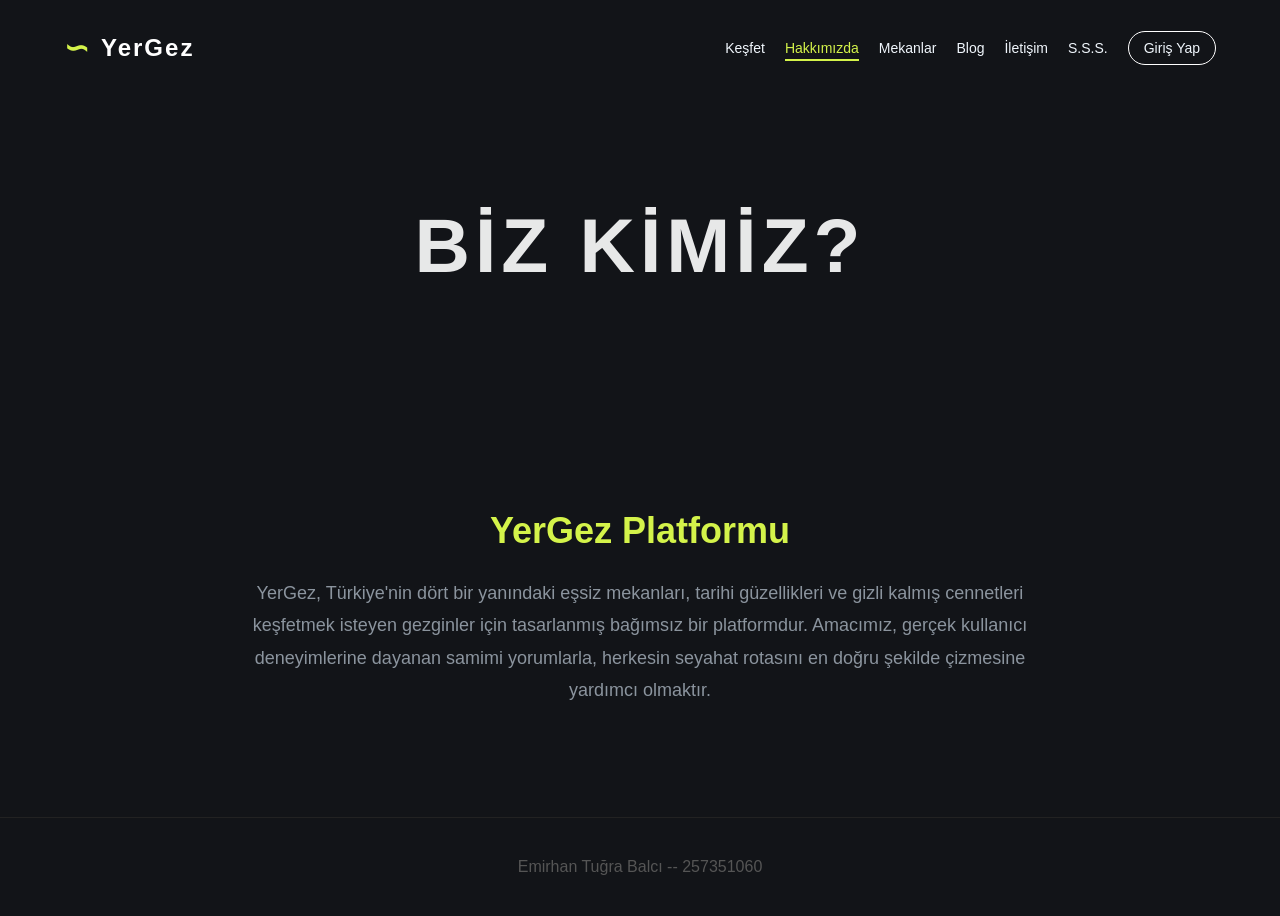
<file: hakkimizda.html>
<!DOCTYPE html>
<html lang="tr">
<head>
    <meta charset="UTF-8">
    <meta name="viewport" content="width=device-width, initial-scale=1.0">
    <title>Hakkımızda - Premium Keşif</title>
    <link rel="stylesheet" href="style.css?v=6">
</head>
<body>

  <header class="premium-header">
        <!-- Tıklanabilir Logo -->
        <a href="index.html" class="logo" style="text-decoration: none; color: white;"><span class="logo-icon">∽</span> YerGez</a>
        
        <nav class="top-nav">
            <a href="index.html">Keşfet</a>
            <a href="hakkimizda.html" class="active-link">Hakkımızda</a>
            <a href="mekanlar.html">Mekanlar</a>
            <a href="blog.html">Blog</a>
            <a href="iletisim.html">İletişim</a>
            <a href="sss.html">S.S.S.</a>
            <a href="#" id="openLogin" class="login-btn">Giriş Yap</a>
        </nav>
    </header>

    <section class="premium-hero" style="min-height: 400px; height: 50vh;">
        <div class="hero-bg" style="background: linear-gradient(rgba(18,20,24,0.8), rgba(18,20,24,1)), url('https://images.unsplash.com/photo-1469854523086-cc02fe5d8800?auto=format&fit=crop&w=1920&q=80') center/cover;"></div>
        <div class="hero-content" style="margin-top: 60px;">
            <h1 class="massive-text" style="font-size: 6vw;">BİZ KİMİZ?</h1>
        </div>
    </section>

    <main class="dark-main" style="padding: 60px 10%; text-align: center;">
        <h2 style="color: var(--neon-accent); font-size: 36px; margin-bottom: 25px;">YerGez Platformu</h2>
        <p style="color: var(--text-muted); font-size: 18px; line-height: 1.8; max-width: 800px; margin: 0 auto;">
            YerGez, Türkiye'nin dört bir yanındaki eşsiz mekanları, tarihi güzellikleri ve gizli kalmış cennetleri keşfetmek isteyen gezginler için tasarlanmış bağımsız bir platformdur. Amacımız, gerçek kullanıcı deneyimlerine dayanan samimi yorumlarla, herkesin seyahat rotasını en doğru şekilde çizmesine yardımcı olmaktır.
        </p>
    </main>

    <footer class="dark-footer">
        <p>Emirhan Tuğra Balcı -- 257351060</p>
    </footer>

</body>
</html>
</file>
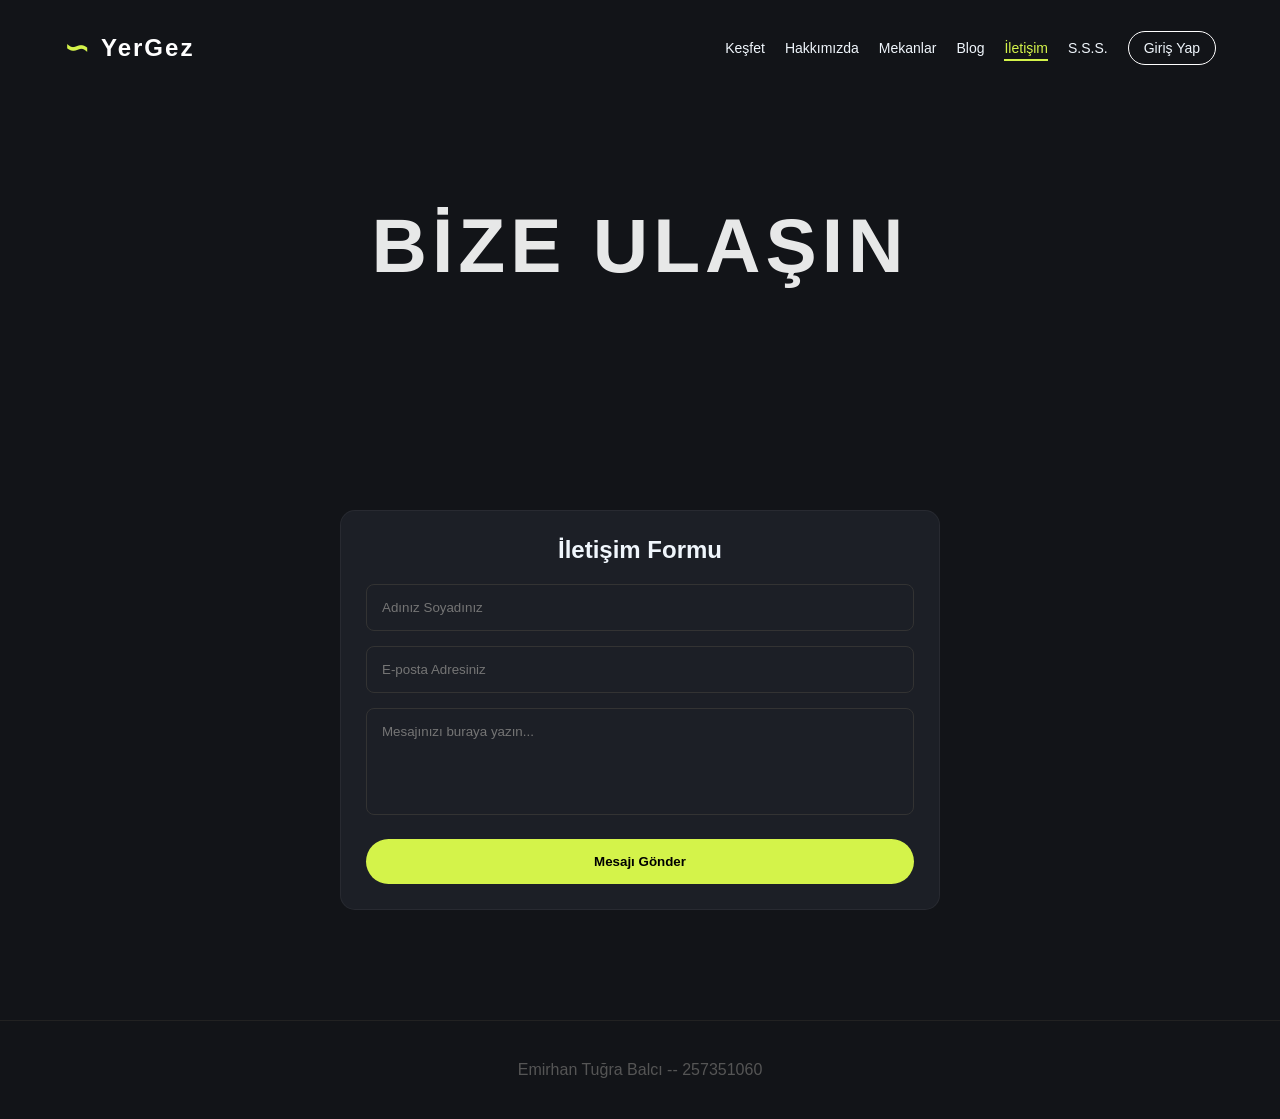
<file: iletisim.html.html>
<!DOCTYPE html>
<html lang="tr">
<head>
    <meta charset="UTF-8">
    <meta name="viewport" content="width=device-width, initial-scale=1.0">
    <title>İletişim - Premium Keşif</title>
    <link rel="stylesheet" href="style.css?v=8">
</head>
<body>

    <div id="pageOverlay" class="hidden-element"></div>

    <header class="premium-header">
        <a href="index.html" class="logo" style="text-decoration: none; color: white;"><span class="logo-icon">∽</span> YerGez</a>
        <nav class="top-nav">
            <a href="index.html">Keşfet</a>
            <a href="hakkimizda.html">Hakkımızda</a>
            <a href="mekanlar.html">Mekanlar</a>
            <a href="blog.html">Blog</a>
            <a href="iletisim.html" class="active-link">İletişim</a>
            <a href="sss.html">S.S.S.</a>
            <a href="#" id="openLogin" class="login-btn">Giriş Yap</a>
        </nav>
    </header>

    <section class="premium-hero" style="min-height: 400px; height: 50vh;">
        <div class="hero-bg" style="background: linear-gradient(rgba(18,20,24,0.8), rgba(18,20,24,1)), url('https://images.unsplash.com/photo-1516387938699-a93567ec168e?auto=format&fit=crop&w=1920&q=80') center/cover;"></div>
        <div class="hero-content" style="margin-top: 60px;">
            <h1 class="massive-text" style="font-size: 6vw;">BİZE ULAŞIN</h1>
        </div>
    </section>

    <main class="dark-main" style="padding: 60px 10%; display: flex; justify-content: center;">
        <div class="dark-review-form" style="width: 100%; max-width: 600px;">
            <h2 style="color: var(--text-light); margin-bottom: 20px; text-align: center;">İletişim Formu</h2>
            <input type="text" placeholder="Adınız Soyadınız" style="width: 100%; background: transparent; border: 1px solid #333; color: white; padding: 15px; border-radius: 8px; margin-bottom: 15px; outline: none;">
            <input type="email" placeholder="E-posta Adresiniz" style="width: 100%; background: transparent; border: 1px solid #333; color: white; padding: 15px; border-radius: 8px; margin-bottom: 15px; outline: none;">
            <textarea placeholder="Mesajınızı buraya yazın..." rows="5" style="width: 100%; background: transparent; border: 1px solid #333; color: white; padding: 15px; border-radius: 8px; margin-bottom: 20px; outline: none; resize: none;"></textarea>
            <button class="neon-btn" style="width: 100%;" onclick="alert('Mesajınız başarıyla iletildi!')">Mesajı Gönder</button>
        </div>
    </main>

    <footer class="dark-footer">
        <p>Emirhan Tuğra Balcı -- 257351060</p>
    </footer>

    <!-- GİRİŞ MODALI VE KISA JS -->
    <div id="loginModal" class="modal-box hidden-element">
        <button class="modal-close">×</button>
        <h3>Sisteme Giriş</h3>
        <input type="email" placeholder="E-posta Adresiniz">
        <input type="password" placeholder="Şifreniz">
        <button class="modal-submit" onclick="alert('Giriş başarılı!')">Giriş Yap</button>
    </div>

    <script>
        document.addEventListener('DOMContentLoaded', function() {
            const openLogin = document.getElementById('openLogin');
            const loginModal = document.getElementById('loginModal');
            const pageOverlay = document.getElementById('pageOverlay');
            const closeBtns = document.querySelectorAll('.modal-close');

            if (openLogin) openLogin.addEventListener('click', e => { e.preventDefault(); loginModal.classList.remove('hidden-element'); pageOverlay.classList.remove('hidden-element'); });
            const closeModal = () => { loginModal.classList.add('hidden-element'); pageOverlay.classList.add('hidden-element'); };
            if (pageOverlay) pageOverlay.addEventListener('click', closeModal);
            closeBtns.forEach(btn => btn.addEventListener('click', closeModal));
        });
    </script>
</body>
</html>
</file>
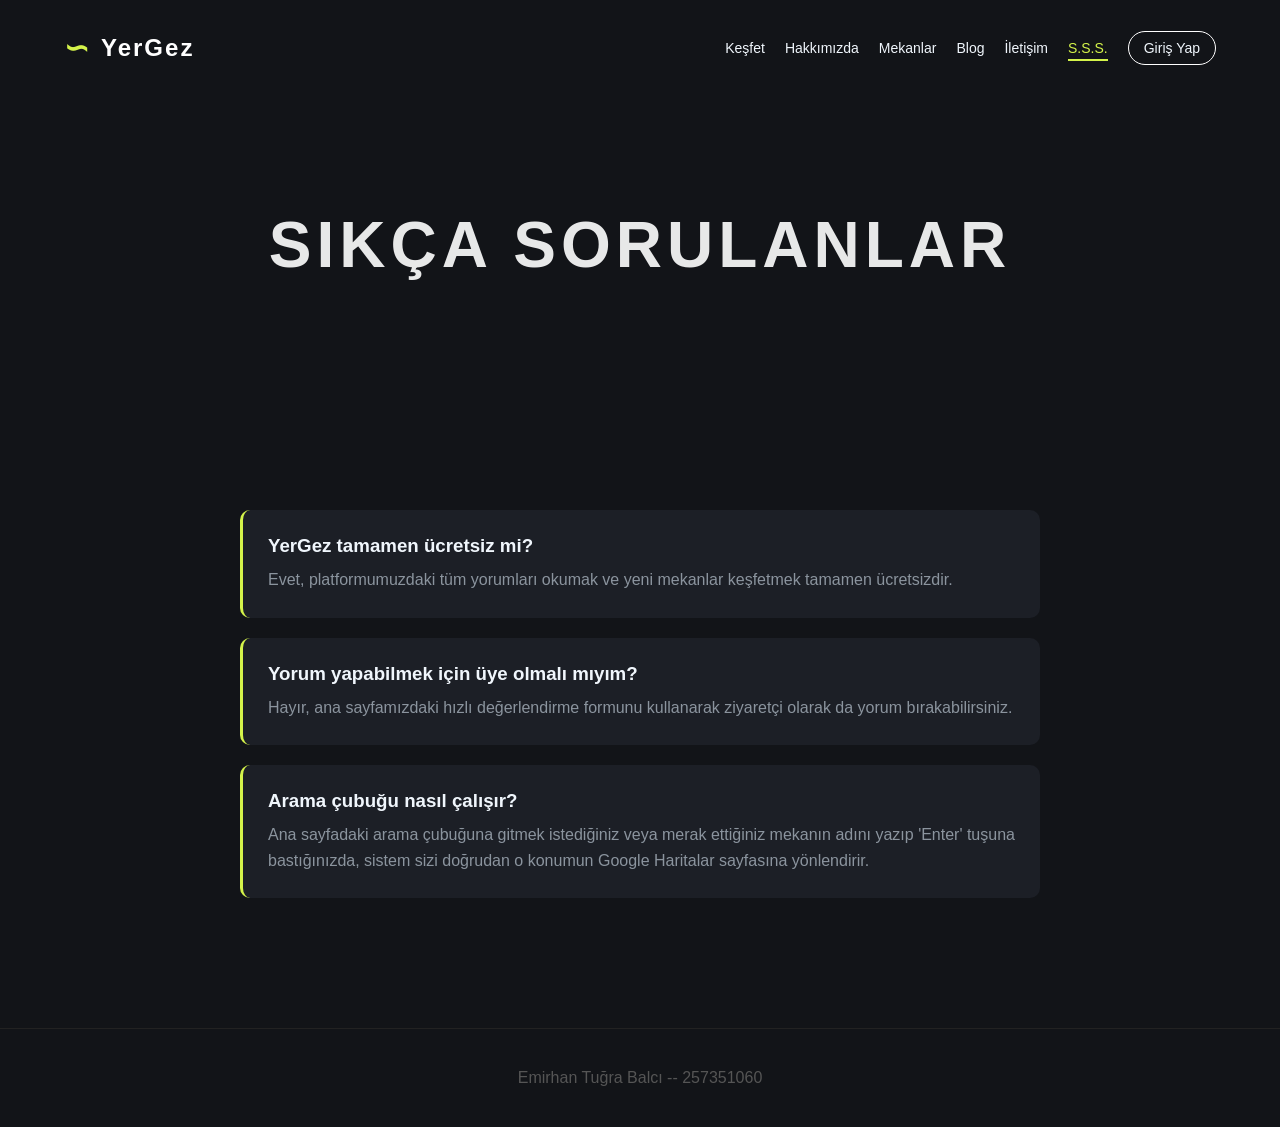
<file: sss.html.html>
<!DOCTYPE html>
<html lang="tr">
<head>
    <meta charset="UTF-8">
    <meta name="viewport" content="width=device-width, initial-scale=1.0">
    <title>S.S.S. - Premium Keşif</title>
    <link rel="stylesheet" href="style.css?v=8">
</head>
<body>

    <div id="pageOverlay" class="hidden-element"></div>

    <header class="premium-header">
      <a href="index.html" class="logo" style="text-decoration: none; color: white;"><span class="logo-icon">∽</span> YerGez</a>
        <nav class="top-nav">
            <a href="index.html">Keşfet</a>
            <a href="hakkimizda.html">Hakkımızda</a>
            <a href="mekanlar.html">Mekanlar</a>
            <a href="blog.html">Blog</a>
            <a href="iletisim.html">İletişim</a>
            <a href="sss.html" class="active-link">S.S.S.</a>
            <a href="#" id="openLogin" class="login-btn">Giriş Yap</a>
        </nav>
    </header>

    <section class="premium-hero" style="min-height: 400px; height: 50vh;">
        <div class="hero-bg" style="background: linear-gradient(rgba(18,20,24,0.8), rgba(18,20,24,1)), url('https://images.unsplash.com/photo-1502444330042-d1a1ddf9bb5b?auto=format&fit=crop&w=1920&q=80') center/cover;"></div>
        <div class="hero-content" style="margin-top: 60px;">
            <h1 class="massive-text" style="font-size: 5vw;">SIKÇA SORULANLAR</h1>
        </div>
    </section>

    <main class="dark-main" style="padding: 60px 10%; display: flex; justify-content: center;">
        <div style="width: 100%; max-width: 800px;">
            
            <div style="background: var(--bg-card); padding: 25px; border-radius: 10px; margin-bottom: 20px; border-left: 3px solid var(--neon-accent);">
                <h3 style="color: var(--text-light); margin-bottom: 10px;">YerGez tamamen ücretsiz mi?</h3>
                <p style="color: var(--text-muted); line-height: 1.6;">Evet, platformumuzdaki tüm yorumları okumak ve yeni mekanlar keşfetmek tamamen ücretsizdir.</p>
            </div>

            <div style="background: var(--bg-card); padding: 25px; border-radius: 10px; margin-bottom: 20px; border-left: 3px solid var(--neon-accent);">
                <h3 style="color: var(--text-light); margin-bottom: 10px;">Yorum yapabilmek için üye olmalı mıyım?</h3>
                <p style="color: var(--text-muted); line-height: 1.6;">Hayır, ana sayfamızdaki hızlı değerlendirme formunu kullanarak ziyaretçi olarak da yorum bırakabilirsiniz.</p>
            </div>

            <div style="background: var(--bg-card); padding: 25px; border-radius: 10px; margin-bottom: 20px; border-left: 3px solid var(--neon-accent);">
                <h3 style="color: var(--text-light); margin-bottom: 10px;">Arama çubuğu nasıl çalışır?</h3>
                <p style="color: var(--text-muted); line-height: 1.6;">Ana sayfadaki arama çubuğuna gitmek istediğiniz veya merak ettiğiniz mekanın adını yazıp 'Enter' tuşuna bastığınızda, sistem sizi doğrudan o konumun Google Haritalar sayfasına yönlendirir.</p>
            </div>

        </div>
    </main>

    <footer class="dark-footer">
        <p>Emirhan Tuğra Balcı -- 257351060</p>
    </footer>

    <!-- GİRİŞ MODALI VE KISA JS -->
    <div id="loginModal" class="modal-box hidden-element">
        <button class="modal-close">×</button>
        <h3>Sisteme Giriş</h3>
        <input type="email" placeholder="E-posta Adresiniz">
        <input type="password" placeholder="Şifreniz">
        <button class="modal-submit" onclick="alert('Giriş başarılı!')">Giriş Yap</button>
    </div>

    <script>
        document.addEventListener('DOMContentLoaded', function() {
            const openLogin = document.getElementById('openLogin');
            const loginModal = document.getElementById('loginModal');
            const pageOverlay = document.getElementById('pageOverlay');
            const closeBtns = document.querySelectorAll('.modal-close');

            if (openLogin) openLogin.addEventListener('click', e => { e.preventDefault(); loginModal.classList.remove('hidden-element'); pageOverlay.classList.remove('hidden-element'); });
            const closeModal = () => { loginModal.classList.add('hidden-element'); pageOverlay.classList.add('hidden-element'); };
            if (pageOverlay) pageOverlay.addEventListener('click', closeModal);
            closeBtns.forEach(btn => btn.addEventListener('click', closeModal));
        });
    </script>
</body>
</html>
</file>
<file: style.css>
/* --- SIFIRLAMA VE DEĞİŞKENLER --- */
* { margin: 0; padding: 0; box-sizing: border-box; font-family: 'Segoe UI', Tahoma, sans-serif; }

:root {
    --bg-dark: #121418;
    --bg-card: #1c1f26;
    --text-light: #f0f6fc;
    --text-muted: #8b949e;
    --neon-accent: #d4f34a; 
}

/* Sitenin sağa-sola kaymasını KESİN olarak engelliyoruz */
html, body { background-color: var(--bg-dark); color: var(--text-light); overflow-x: hidden; width: 100%; max-width: 100vw; }
.hidden-element { display: none !important; }

/* --- PREMIUM HEADER --- */
.premium-header {
    position: absolute; top: 0; left: 0; width: 100%;
    display: flex; justify-content: space-between; align-items: center;
    padding: 30px 5%; z-index: 100; box-sizing: border-box;
}

.logo { font-size: 24px; font-weight: 800; letter-spacing: 2px; display: flex; align-items: center; gap: 10px; }
.logo-icon { color: var(--neon-accent); font-size: 30px; }

/* Arama Çubuğu */
.search-bar { display: flex; align-items: center; background: rgba(255,255,255,0.1); padding: 10px 20px; border-radius: 30px; backdrop-filter: blur(5px); border: 1px solid rgba(255,255,255,0.2); }
.search-bar span { margin-right: 10px; font-size: 14px; }
.search-bar input { background: transparent; border: none; color: white; width: 250px; outline: none; }
.search-bar input::placeholder { color: #aaa; }

/* Menü Linkleri */
.top-nav { display: flex; gap: 20px; align-items: center; flex-wrap: wrap; justify-content: center; }
.top-nav a { text-decoration: none; color: var(--text-light); font-weight: 500; font-size: 14px; transition: 0.3s; }
.top-nav a:hover { color: var(--neon-accent); }
.active-link { color: var(--neon-accent) !important; position: relative; }
.active-link::after { content: ''; position: absolute; bottom: -5px; left: 0; width: 100%; height: 2px; background: var(--neon-accent); }

.login-btn { border: 1px solid white; padding: 8px 15px; border-radius: 20px; }
.login-btn:hover { background: white; color: black; }

/* --- DEVASA HERO (KARŞILAMA) ALANI --- */
.premium-hero {
    position: relative; height: 100vh; min-height: 700px; width: 100%;
    display: flex; flex-direction: column; justify-content: center; align-items: center;
    overflow: hidden;
}
.hero-bg {
    position: absolute; top: 0; left: 0; width: 100%; height: 100%;
    background: linear-gradient(rgba(18,20,24,0.3), rgba(18,20,24,1)), url('https://images.unsplash.com/photo-1464822759023-fed622ff2c3b?auto=format&fit=crop&w=1920&q=80') center/cover;
    z-index: -1;
}
.hero-content { text-align: center; margin-top: -50px; width: 90%; }
.massive-text {
    font-size: 12vw; font-weight: 900; letter-spacing: 5px; line-height: 1;
    color: rgba(255,255,255,0.9); margin-bottom: 20px; text-transform: uppercase; word-wrap: break-word;
}
.subtitle { font-size: 18px; color: #ddd; letter-spacing: 2px; }

/* Görseldeki İkonlu Alt Çubuk */
.hero-features-bar {
    position: absolute; bottom: 50px; width: 90%; display: flex; justify-content: space-between;
    border-top: 1px solid rgba(255,255,255,0.2); padding-top: 20px; flex-wrap: wrap; gap: 15px;
}
.feature-item { display: flex; align-items: center; gap: 15px; }
.f-icon { min-width: 40px; height: 40px; border: 1px solid var(--neon-accent); border-radius: 50%; display: flex; justify-content: center; align-items: center; color: var(--neon-accent); }
.feature-item p { font-size: 13px; font-weight: bold; line-height: 1.4; }
.feature-item p span { font-weight: normal; color: var(--text-muted); font-size: 12px; }

/* --- THE WONDERS OF NATURE (DİKEY KARTLAR) --- */
.wonders-section { padding: 80px 5%; text-align: center; width: 100%; }
.section-header h2 { font-size: 36px; margin-bottom: 10px; }
.section-header p { color: var(--text-muted); margin-bottom: 50px; }

.tall-cards-grid { display: grid; grid-template-columns: repeat(auto-fit, minmax(250px, 1fr)); gap: 20px; width: 100%; }
    
.tall-card {
    position: relative; height: 400px; border-radius: 10px; overflow: hidden;
    cursor: pointer; transition: transform 0.4s ease;
}
.tall-card:hover { transform: translateY(-10px); }
.tall-card img { width: 100%; height: 100%; object-fit: cover; transition: 0.5s; }
.tall-card:hover img { transform: scale(1.05); }
.card-overlay {
    position: absolute; bottom: 0; left: 0; width: 100%; padding: 25px 20px;
    background: linear-gradient(transparent, rgba(0,0,0,0.9)); text-align: left;
}
.card-overlay h3 { font-size: 20px; margin-bottom: 5px; color: var(--text-light); }
.card-overlay p { color: var(--neon-accent); font-size: 13px; }

/* --- İKİYE BÖLÜNMÜŞ TASARIM (YORUM ALANI) --- */
.split-section { display: flex; padding: 80px 5%; gap: 40px; align-items: center; flex-wrap: wrap; width: 100%; }
.split-images { flex: 1; min-width: 300px; position: relative; }
.split-images .img-large { width: 100%; border-radius: 20px; box-shadow: 0 20px 40px rgba(0,0,0,0.5); }

.split-text-form { flex: 1; min-width: 100%; max-width: 100%; }
@media (min-width: 768px) { .split-text-form { min-width: 300px; max-width: 50%; } }

.split-text-form h2 { font-size: 32px; margin-bottom: 20px; line-height: 1.2; }
.split-text-form p { color: var(--text-muted); line-height: 1.6; margin-bottom: 30px; }

/* Yeni Koyu Yorum Formu */
.dark-review-form { background: var(--bg-card); padding: 25px; border-radius: 15px; border: 1px solid rgba(255,255,255,0.05); width: 100%; }
.star-rating { font-size: 30px; color: #444; cursor: pointer; margin-bottom: 15px; }
.star-rating .star.active { color: var(--neon-accent); }
.dark-review-form textarea {
    width: 100%; background: transparent; border: 1px solid #333; color: white;
    padding: 15px; border-radius: 8px; margin-bottom: 20px; resize: none; font-family: inherit;
}
.dark-review-form textarea:focus { border-color: var(--neon-accent); outline: none; }
.neon-btn {
    background: var(--neon-accent); color: black; font-weight: bold; border: none;
    padding: 15px 30px; border-radius: 30px; cursor: pointer; transition: 0.3s; width: 100%;
}
.neon-btn:hover { background: #bfe038; box-shadow: 0 0 15px rgba(212, 243, 74, 0.4); }

.recent-comments { margin-top: 30px; width: 100%; }
.single-comment { border-left: 3px solid var(--neon-accent); padding-left: 15px; margin-bottom: 15px; }
.comment-stars { color: var(--neon-accent); font-size: 14px; margin-bottom: 5px; }

/* --- FOOTER & MODAL --- */
.dark-footer { text-align: center; padding: 40px 20px; border-top: 1px solid #222; color: #555; margin-top: 50px; width: 100%; }

#pageOverlay { position: fixed; top: 0; left: 0; width: 100%; height: 100%; background: rgba(0,0,0,0.8); backdrop-filter: blur(5px); z-index: 900; }
.modal-box {
    position: fixed; top: 50%; left: 50%; transform: translate(-50%, -50%);
    background: var(--bg-card); padding: 30px; border-radius: 15px; border: 1px solid #333;
    z-index: 1001; width: 90%; max-width: 400px; display: flex; flex-direction: column; gap: 15px;
}
.modal-box h3 { text-align: center; color: white; margin-bottom: 10px; }
.modal-box input { background: #111; border: 1px solid #333; color: white; padding: 15px; border-radius: 8px; outline: none; width: 100%; }
.modal-submit { background: var(--neon-accent); color: black; font-weight: bold; padding: 15px; border: none; border-radius: 8px; cursor: pointer; width: 100%; }
.modal-close { position: absolute; top: 15px; right: 20px; background: none; border: none; color: white; font-size: 24px; cursor: pointer; }

/* ----------------------------------------------------- */
/* --- 📱 MOBİL UYUM (RESPONSIVE) KESİN ÇÖZÜM --- */
/* ----------------------------------------------------- */
@media (max-width: 950px) {
    /* Header'ı serbest bırakıyoruz ki taşma yapmasın */
    .premium-header { 
        position: relative; /* Absolute'u kapatıp sayfaya oturtuyoruz */
        flex-direction: column; 
        gap: 20px; 
        padding: 20px 15px; 
        background: var(--bg-dark); 
    }
    
    /* Arama çubuğu tam ekran */
    .search-bar { width: 100%; max-width: 100%; justify-content: space-between; }
    .search-bar input { width: 100%; }
    
    /* Menüleri hizalayıp sığdırıyoruz */
    .top-nav { gap: 10px; width: 100%; }
    .top-nav a { font-size: 13px; padding: 5px; }
    .login-btn { width: 100%; text-align: center; margin-top: 10px; }
    
    /* Ana yazı boyutları */
    .massive-text { font-size: 16vw; margin-top: 20px; }
    .premium-hero { min-height: 50vh; height: auto; padding: 40px 0; }
    .hero-features-bar { display: none; } 
    
    .tall-card { height: 350px; }
    .section-header h2 { font-size: 28px; line-height: 1.2; }
    .split-text-form h2 { font-size: 26px; }
    
    /* İkiye bölünmüş tasarımı alt alta alıyoruz */
    .split-section { padding: 40px 5%; }
}
</file>
